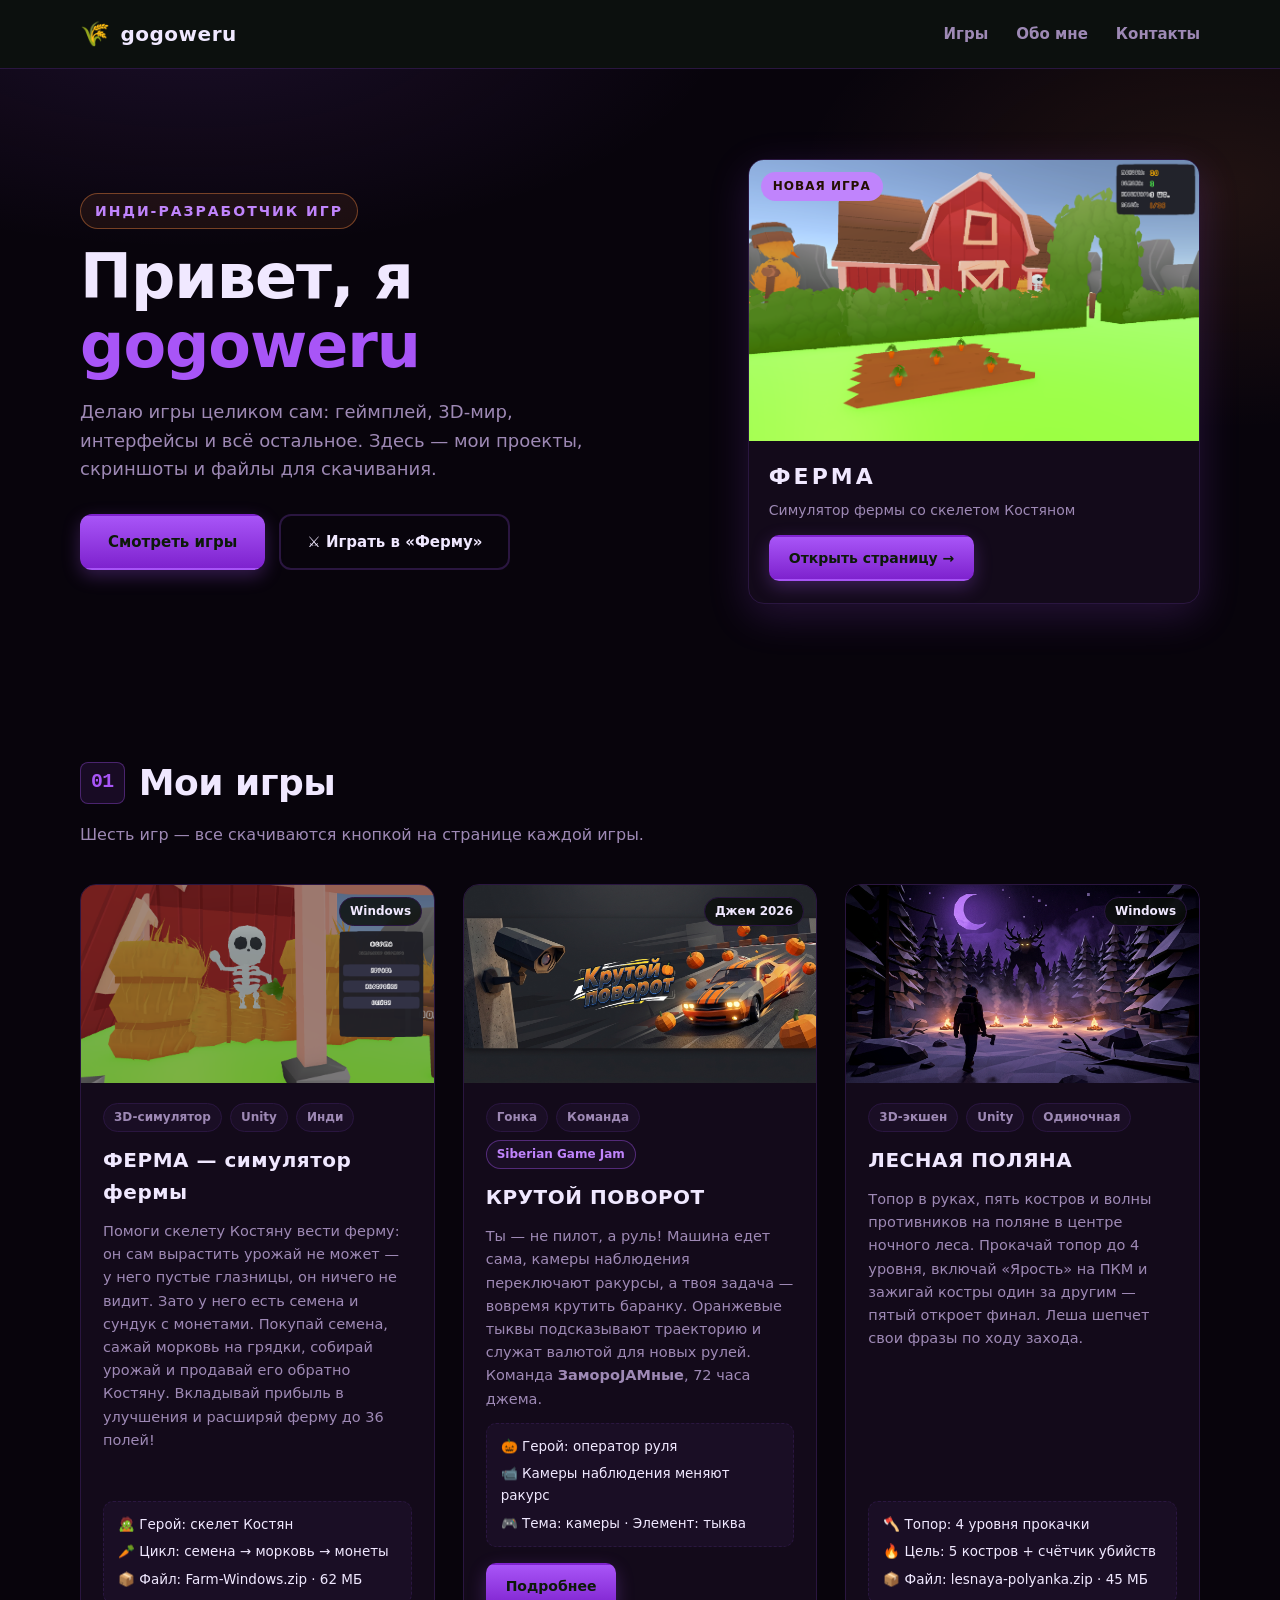
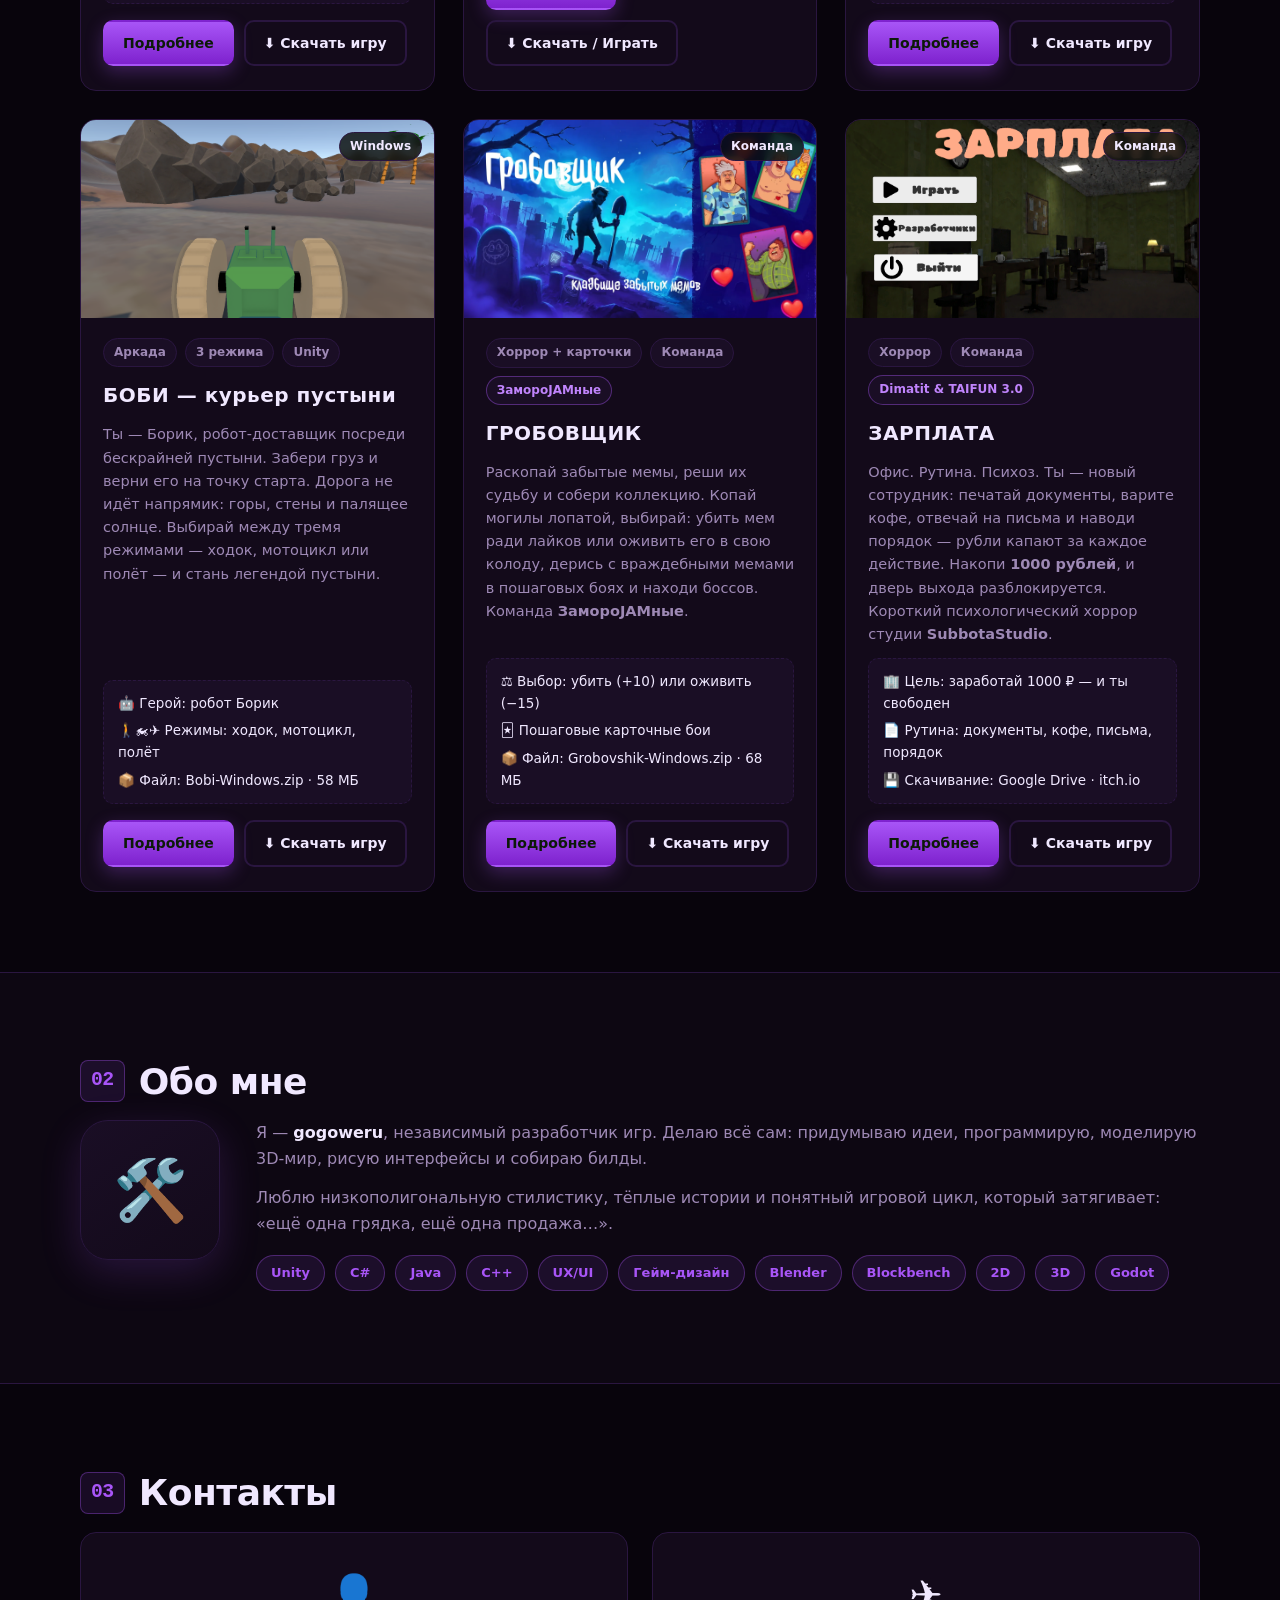
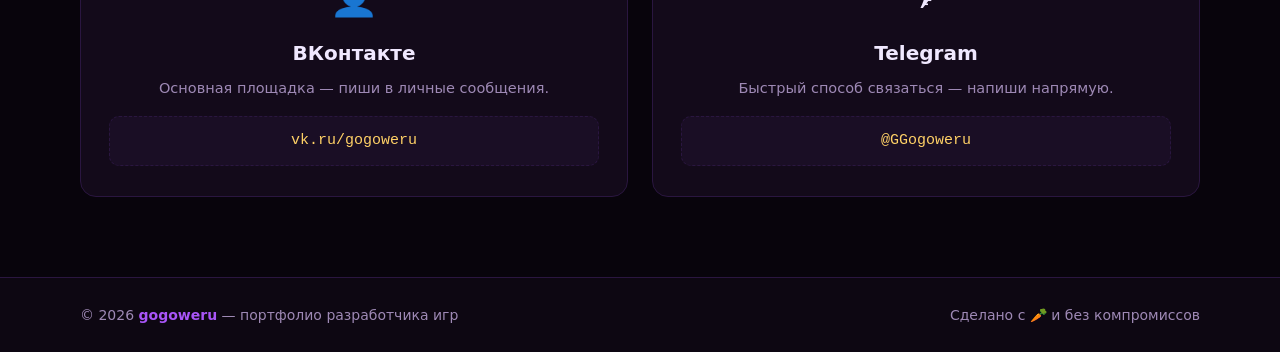
<file: index.html>
<!DOCTYPE html>
<html lang="ru">
<head>
  <meta charset="UTF-8">
  <meta name="viewport" content="width=device-width, initial-scale=1.0">
  <title>gogoweru — портфолио разработчика игр</title>
  <meta name="description" content="Портфолио инди-разработчика игр gogoweru: игры, скриншоты, описание и скачивание.">
  <link rel="icon" href="data:image/svg+xml,%3Csvg xmlns='http://www.w3.org/2000/svg' viewBox='0 0 100 100'%3E%3Ctext y='.9em' font-size='90'%3E%F0%9F%8C%BE%3C/text%3E%3C/svg%3E">
  <link rel="stylesheet" href="css/style.css">
</head>
<body>

  <!-- ============ ШАПКА ============ -->
  <header class="header">
    <div class="container header__inner">
      <a href="index.html" class="logo">
        <span class="logo__icon">🌾</span>
        <span class="logo__text">gogoweru</span>
      </a>
      <nav class="nav" id="nav">
        <a href="#games" class="nav__link">Игры</a>
        <a href="#about" class="nav__link">Обо мне</a>
        <a href="#contacts" class="nav__link">Контакты</a>
      </nav>
      <button class="burger" id="burger" aria-label="Меню">
        <span></span><span></span><span></span>
      </button>
    </div>
  </header>

  <!-- ============ ГЛАВНЫЙ ЭКРАН ============ -->
  <section class="hero">
    <div class="container hero__inner">
      <div class="hero__content">
        <p class="hero__eyebrow">Инди-разработчик игр</p>
        <h1 class="hero__title">Привет, я <span class="accent">gogoweru</span></h1>
        <p class="hero__subtitle">
          Делаю игры целиком сам: геймплей, 3D-мир, интерфейсы и всё остальное.
          Здесь — мои проекты, скриншоты и файлы для скачивания.
        </p>
        <div class="hero__actions">
          <a href="#games" class="btn btn--primary">Смотреть игры</a>
          <a href="games/farm/index.html" class="btn btn--ghost">⚔️ Играть в «Ферму»</a>
        </div>
      </div>

      <div class="hero__card">
        <div class="hero__preview">
          <img src="images/farm-03-field.png" alt="Из игры «Ферма» — грядки с морковью у амбара">
          <span class="hero__badge">Новая игра</span>
        </div>
        <div class="hero__meta">
          <h3>ФЕРМА</h3>
          <p>Симулятор фермы со скелетом Костяном</p>
          <a href="games/farm/index.html" class="btn btn--small btn--primary">Открыть страницу →</a>
        </div>
      </div>
    </div>

    <div class="hero__shine" aria-hidden="true"></div>
  </section>

  <!-- ============ ИГРЫ ============ -->
  <section class="section" id="games">
    <div class="container">
      <h2 class="section__title"><span class="section__num">01</span> Мои игры</h2>
      <p class="section__lead">Шесть игр — все скачиваются кнопкой на странице каждой игры.</p>

      <div class="games">
        <!-- ===== КАРТОЧКА ИГРЫ: ФЕРМА ===== -->
        <article class="game-card">
          <a class="game-card__media" href="games/farm/index.html">
            <img src="images/farm-01-menu.png" alt="Главное меню игры «Ферма»">
            <span class="game-card__platform">Windows</span>
          </a>

          <div class="game-card__body">
            <div class="game-card__tags">
              <span class="tag tag--green">3D-симулятор</span>
              <span class="tag">Unity</span>
              <span class="tag">Инди</span>
            </div>

            <h3 class="game-card__title">ФЕРМА — симулятор фермы</h3>

            <p class="game-card__desc">
              Помоги скелету Костяну вести ферму: он сам вырастить урожай не может —
              у него пустые глазницы, он ничего не видит. Зато у него есть семена и сундук
              с монетами. Покупай семена, сажай морковь на грядки, собирай урожай и продавай
              его обратно Костяну. Вкладывай прибыль в улучшения и расширяй ферму
              до 36 полей!
            </p>

            <ul class="game-card__facts">
              <li>🧟 Герой: скелет Костян</li>
              <li>🥕 Цикл: семена → морковь → монеты</li>
              <li>📦 Файл: Farm-Windows.zip · 62 МБ</li>
            </ul>

            <div class="game-card__actions">
              <a href="games/farm/index.html" class="btn btn--primary btn--small">Подробнее</a>
              <a href="games/farm/Farm-Windows.zip" download class="btn btn--ghost btn--small">⬇ Скачать игру</a>
            </div>
          </div>
        </article>

        <!-- ===== КРУТОЙ ПОВОРОТ ===== -->
        <article class="game-card">
          <a href="games/turn/index.html" class="game-card__media">
            <img src="images/turn-01-hero.png" alt="Крутой поворот — гоночная игра">
            <span class="game-card__platform">Джем 2026</span>
          </a>
          <div class="game-card__body">
            <div class="game-card__tags">
              <span class="tag">Гонка</span>
              <span class="tag tag--green">Команда</span>
              <span class="tag tag--dim">Siberian Game Jam</span>
            </div>
            <h3 class="game-card__title">КРУТОЙ ПОВОРОТ</h3>
            <p class="game-card__desc">
              Ты — не пилот, а руль! Машина едет сама, камеры наблюдения переключают ракурсы,
              а твоя задача — вовремя крутить баранку. Оранжевые тыквы подсказывают траекторию
              и служат валютой для новых рулей. Команда <strong>ЗамороJAMные</strong>, 72 часа джема.
            </p>
            <ul class="game-card__facts">
              <li>🎃 Герой: оператор руля</li>
              <li>📹 Камеры наблюдения меняют ракурс</li>
              <li>🎮 Тема: камеры · Элемент: тыква</li>
            </ul>
            <div class="game-card__actions">
              <a href="games/turn/index.html" class="btn btn--primary btn--small">Подробнее</a>
              <a href="https://naspeh.tech/games/xzxslava/dev" target="_blank" rel="noopener" class="btn btn--ghost btn--small">⬇ Скачать / Играть</a>
            </div>
          </div>
        </article>

        <!-- ===== ЛЕСНАЯ ПОЛЯНА ===== -->
        <article class="game-card">
          <a href="games/polyanka/index.html" class="game-card__media">
            <img src="images/polyanka-cover.png" alt="Лесная поляна — обложка">
            <span class="game-card__platform">Windows</span>
          </a>
          <div class="game-card__body">
            <div class="game-card__tags">
              <span class="tag tag--green">3D-экшен</span>
              <span class="tag">Unity</span>
              <span class="tag">Одиночная</span>
            </div>
            <h3 class="game-card__title">ЛЕСНАЯ ПОЛЯНА</h3>
            <p class="game-card__desc">
              Топор в руках, пять костров и волны противников на поляне в центре ночного леса.
              Прокачай топор до 4 уровня, включай «Ярость» на ПКМ и зажигай костры один за другим —
              пятый откроет финал. Леша шепчет свои фразы по ходу захода.
            </p>
            <ul class="game-card__facts">
              <li>🪓 Топор: 4 уровня прокачки</li>
              <li>🔥 Цель: 5 костров + счётчик убийств</li>
              <li>📦 Файл: lesnaya-polyanka.zip · 45 МБ</li>
            </ul>
            <div class="game-card__actions">
              <a href="games/polyanka/index.html" class="btn btn--primary btn--small">Подробнее</a>
              <a href="games/polyanka/lesnaya-polyanka.zip" download class="btn btn--ghost btn--small">⬇ Скачать игру</a>
            </div>
          </div>
        </article>

        <!-- ===== БОБИ ===== -->
        <article class="game-card">
          <a href="games/bobi/index.html" class="game-card__media">
            <img src="images/bobi-01-menu.png" alt="Боби — главное меню">
            <span class="game-card__platform">Windows</span>
          </a>
          <div class="game-card__body">
            <div class="game-card__tags">
              <span class="tag">Аркада</span>
              <span class="tag tag--green">3 режима</span>
              <span class="tag">Unity</span>
            </div>
            <h3 class="game-card__title">БОБИ — курьер пустыни</h3>
            <p class="game-card__desc">
              Ты — Борик, робот-доставщик посреди бескрайней пустыни. Забери груз
              и верни его на точку старта. Дорога не идёт напрямик: горы, стены и палящее солнце.
              Выбирай между тремя режимами — ходок, мотоцикл или полёт — и стань легендой пустыни.
            </p>
            <ul class="game-card__facts">
              <li>🤖 Герой: робот Борик</li>
              <li>🚶🏍✈ Режимы: ходок, мотоцикл, полёт</li>
              <li>📦 Файл: Bobi-Windows.zip · 58 МБ</li>
            </ul>
            <div class="game-card__actions">
              <a href="games/bobi/index.html" class="btn btn--primary btn--small">Подробнее</a>
              <a href="games/bobi/Bobi-Windows.zip" download class="btn btn--ghost btn--small">⬇ Скачать игру</a>
            </div>
          </div>
        </article>

        <!-- ===== ГРОБОВЩИК ===== -->
        <article class="game-card">
          <a href="games/grobovshik/index.html" class="game-card__media">
            <img src="images/grob-01-hero.png" alt="Гробовщик — кладбище забытых мемов">
            <span class="game-card__platform">Команда</span>
          </a>
          <div class="game-card__body">
            <div class="game-card__tags">
              <span class="tag">Хоррор + карточки</span>
              <span class="tag tag--green">Команда</span>
              <span class="tag tag--dim">ЗамороJAMные</span>
            </div>
            <h3 class="game-card__title">ГРОБОВЩИК</h3>
            <p class="game-card__desc">
              Раскопай забытые мемы, реши их судьбу и собери коллекцию.
              Копай могилы лопатой, выбирай: убить мем ради лайков или оживить его в свою колоду,
              дерись с враждебными мемами в пошаговых боях и находи боссов.
              Команда <strong>ЗамороJAMные</strong>.
            </p>
            <ul class="game-card__facts">
              <li>⚖️ Выбор: убить (+10) или оживить (−15)</li>
              <li>🃏 Пошаговые карточные бои</li>
              <li>📦 Файл: Grobovshik-Windows.zip · 68 МБ</li>
            </ul>
            <div class="game-card__actions">
              <a href="games/grobovshik/index.html" class="btn btn--primary btn--small">Подробнее</a>
              <a href="games/grobovshik/Grobovshik-Windows.zip" download class="btn btn--ghost btn--small">⬇ Скачать игру</a>
            </div>
          </div>
        </article>

        <!-- ===== КАРТОЧКА ИГРЫ: ЗАРПЛАТА ===== -->
        <article class="game-card">
          <a href="games/zarplata/index.html" class="game-card__media">
            <img src="images/zarplata-01-menu.png" alt="Зарплата — главное меню">
            <span class="game-card__platform">Команда</span>
          </a>
          <div class="game-card__body">
            <div class="game-card__tags">
              <span class="tag">Хоррор</span>
              <span class="tag tag--green">Команда</span>
              <span class="tag tag--dim">Dimatit &amp; TAIFUN 3.0</span>
            </div>
            <h3 class="game-card__title">ЗАРПЛАТА</h3>
            <p class="game-card__desc">
              Офис. Рутина. Психоз. Ты — новый сотрудник: печатай документы, варите кофе,
              отвечай на письма и наводи порядок — рубли капают за каждое действие.
              Накопи <strong>1000 рублей</strong>, и дверь выхода разблокируется.
              Короткий психологический хоррор студии <strong>SubbotaStudio</strong>.
            </p>
            <ul class="game-card__facts">
              <li>🏢 Цель: заработай 1000 ₽ — и ты свободен</li>
              <li>📄 Рутина: документы, кофе, письма, порядок</li>
              <li>💾 Скачивание: Google Drive · itch.io</li>
            </ul>
            <div class="game-card__actions">
              <a href="games/zarplata/index.html" class="btn btn--primary btn--small">Подробнее</a>
              <a href="https://drive.google.com/file/d/1pk5ChdaHHJ_iZWWM6y1OmzYIxJSrdvPX/view" target="_blank" rel="noopener" class="btn btn--ghost btn--small">⬇ Скачать игру</a>
            </div>
          </div>
        </article>
      </div>
    </div>
  </section>

  <!-- ============ ОБО МНЕ ============ -->
  <section class="section section--alt" id="about">
    <div class="container">
      <h2 class="section__title"><span class="section__num">02</span> Обо мне</h2>

      <div class="about">
        <div class="about__avatar" aria-hidden="true">🛠️</div>
        <div class="about__text">
          <p>
            Я — <strong>gogoweru</strong>, независимый разработчик игр. Делаю всё сам:
            придумываю идеи, программирую, моделирую 3D-мир, рисую интерфейсы и собираю билды.
          </p>
          <p>
            Люблю низкополигональную стилистику, тёплые истории и понятный игровой цикл,
            который затягивает: «ещё одна грядка, ещё одна продажа…».
          </p>

          <div class="about__skills">
            <span class="skill">Unity</span>
            <span class="skill">C#</span>
            <span class="skill">Java</span>
            <span class="skill">C++</span>
            <span class="skill">UX/UI</span>
            <span class="skill">Гейм-дизайн</span>
            <span class="skill">Blender</span>
            <span class="skill">Blockbench</span>
            <span class="skill">2D</span>
            <span class="skill">3D</span>
            <span class="skill">Godot</span>
          </div>
        </div>
      </div>
    </div>
  </section>

  <!-- ============ КОНТАКТЫ ============ -->
  <section class="section" id="contacts">
    <div class="container">
      <h2 class="section__title"><span class="section__num">03</span> Контакты</h2>
      <div class="contacts">
        <a class="contacts__card" href="https://vk.ru/gogoweru" target="_blank" rel="noopener">
          <span class="contacts__icon">👤</span>
          <h3>ВКонтакте</h3>
          <p>Основная площадка — пиши в личные сообщения.</p>
          <div class="contacts__placeholder">vk.ru/gogoweru</div>
        </a>
        <a class="contacts__card" href="https://t.me/GGogoweru" target="_blank" rel="noopener">
          <span class="contacts__icon">✈️</span>
          <h3>Telegram</h3>
          <p>Быстрый способ связаться — напиши напрямую.</p>
          <div class="contacts__placeholder">@GGogoweru</div>
        </a>
      </div>
    </div>
  </section>

  <!-- ============ ПОДВАЛ ============ -->
  <footer class="footer">
    <div class="container footer__inner">
      <span>© 2026 <strong>gogoweru</strong> — портфолио разработчика игр</span>
      <span class="footer__hint">Сделано с 🥕 и без компромиссов</span>
    </div>
  </footer>

  <script src="js/main.js"></script>
</body>
</html>
</file>
<file: css/style.css>
/* ==========================================================
   gogoweru — портфолио. Тёмная тема, фермерские акценты.
   ========================================================== */

:root {
  --bg:        #08040c;
  --bg-alt:    #0d0712;
  --surface:   #130a1a;
  --surface-2: #1a0e25;
  --border:    #2a1640;
  --text:      #f0e8ff;
  --muted:     #9e89b5;
  --purple:    #a855f7;
  --purple-dark:#7e22ce;
  --purple-bright: #c084fc;
  --red:       #e2574c;
  --gold:      #ffd166;
  /* акценты страниц игр (ферма/поворот) */
  --green:     #7ed957;
  --carrot:    #ff8c42;
  --radius:    16px;
  --shadow:    0 12px 40px rgba(168, 85, 247, .18);
  --font:      "Segoe UI", system-ui, -apple-system, "Helvetica Neue", Arial, sans-serif;
  --mono:      "Cascadia Code", "Consolas", "Courier New", monospace;
}

* { margin: 0; padding: 0; box-sizing: border-box; }

html { scroll-behavior: smooth; }

body {
  font-family: var(--font);
  background: var(--bg);
  color: var(--text);
  line-height: 1.6;
  overflow-x: hidden;
}

img { max-width: 100%; display: block; }
a { color: inherit; text-decoration: none; }
code {
  font-family: var(--mono);
  background: var(--surface-2);
  padding: 1px 6px;
  border-radius: 6px;
  font-size: .9em;
  color: var(--purple);
}

.container {
  width: min(1120px, 92%);
  margin-inline: auto;
}

.accent { color: var(--purple); }

/* ---------------- Кнопки ---------------- */
.btn {
  display: inline-flex;
  align-items: center;
  justify-content: center;
  gap: 8px;
  padding: 14px 26px;
  border-radius: 12px;
  font-weight: 700;
  font-size: 15px;
  border: 2px solid transparent;
  cursor: pointer;
  transition: transform .15s ease, box-shadow .15s ease, background .15s ease, border-color .15s ease;
  user-select: none;
}
.btn:active { transform: translateY(2px); }

.btn--primary {
  background: linear-gradient(180deg, var(--purple), var(--purple-dark));
  color: #0c1a08;
  box-shadow: 0 6px 18px rgba(168, 85, 247, .28);
}
.btn--primary:hover {
  transform: translateY(-2px);
  box-shadow: 0 10px 26px rgba(168, 85, 247, .4);
}

.btn--ghost {
  background: transparent;
  border-color: var(--border);
  color: var(--text);
}
.btn--ghost:hover { border-color: var(--purple); color: var(--purple); }

.btn--small { padding: 10px 18px; font-size: 14px; border-radius: 10px; }

/* ---------------- Шапка ---------------- */
.header {
  position: sticky;
  top: 0;
  z-index: 50;
  background: rgba(14, 19, 16, .85);
  backdrop-filter: blur(12px);
  border-bottom: 1px solid var(--border);
}
.header__inner {
  display: flex;
  align-items: center;
  justify-content: space-between;
  height: 68px;
}
.logo {
  display: flex;
  align-items: center;
  gap: 10px;
  font-weight: 800;
  font-size: 20px;
  letter-spacing: .5px;
}
.logo__icon { font-size: 24px; }
.logo__text span { color: var(--purple); }

.nav { display: flex; gap: 28px; }
.nav__link {
  color: var(--muted);
  font-weight: 600;
  font-size: 15px;
  transition: color .15s;
}
.nav__link:hover { color: var(--purple); }

.burger {
  display: none;
  flex-direction: column;
  gap: 5px;
  background: none;
  border: 0;
  cursor: pointer;
  padding: 8px;
}
.burger span {
  width: 24px;
  height: 2px;
  background: var(--text);
  border-radius: 2px;
  transition: .2s;
}

/* ---------------- Главный экран ---------------- */
.hero {
  position: relative;
  padding: 90px 0 70px;
  background:
    radial-gradient(900px 400px at 15% -10%, rgba(168, 85, 247, .12), transparent 60%),
    radial-gradient(700px 400px at 95% 20%, rgba(255, 140, 66, .10), transparent 60%),
    var(--bg);
  overflow: hidden;
}
.hero__inner {
  display: grid;
  grid-template-columns: 1.15fr .85fr;
  gap: 56px;
  align-items: center;
  position: relative;
  z-index: 1;
}
.hero__eyebrow {
  display: inline-block;
  color: var(--purple-bright);
  font-weight: 700;
  font-size: 14px;
  text-transform: uppercase;
  letter-spacing: 2px;
  margin-bottom: 14px;
  padding: 6px 14px;
  border: 1px solid rgba(255, 140, 66, .4);
  border-radius: 999px;
  background: rgba(255, 140, 66, .08);
}
.hero__title {
  font-size: clamp(38px, 5.5vw, 62px);
  line-height: 1.1;
  font-weight: 900;
  letter-spacing: -1px;
  margin-bottom: 18px;
}
.hero__subtitle {
  color: var(--muted);
  font-size: 18px;
  max-width: 540px;
  margin-bottom: 30px;
}
.hero__actions { display: flex; gap: 14px; flex-wrap: wrap; }

/* карточка превью игры */
.hero__card {
  background: var(--surface);
  border: 1px solid var(--border);
  border-radius: var(--radius);
  overflow: hidden;
  box-shadow: var(--shadow);
  transition: transform .2s ease;
}
.hero__card:hover { transform: translateY(-6px); }
.hero__preview { position: relative; }
.hero__preview img { width: 100%; aspect-ratio: 16 / 10; object-fit: cover; }
.hero__badge {
  position: absolute;
  top: 12px;
  left: 12px;
  background: var(--purple-bright);
  color: #241002;
  font-weight: 800;
  font-size: 12px;
  text-transform: uppercase;
  letter-spacing: 1px;
  padding: 5px 12px;
  border-radius: 999px;
}
.hero__meta { padding: 18px 20px 22px; }
.hero__meta h3 {
  font-size: 22px;
  letter-spacing: 3px;
  margin-bottom: 4px;
}
.hero__meta p { color: var(--muted); font-size: 14px; margin-bottom: 14px; }

.hero__shine {
  position: absolute;
  inset: auto 0 -2px 0;
  height: 2px;
  background: linear-gradient(90deg, transparent, var(--purple), transparent);
  opacity: .5;
}

/* ---------------- Секции ---------------- */
.section { padding: 80px 0; }
.section--alt { background: var(--bg-alt); border-block: 1px solid var(--border); }

.section__title {
  font-size: clamp(26px, 3.5vw, 36px);
  font-weight: 900;
  letter-spacing: -.5px;
  margin-bottom: 10px;
  display: flex;
  align-items: center;
  gap: 14px;
}
.section__num {
  font-family: var(--mono);
  color: var(--purple);
  font-size: .55em;
  background: rgba(168, 85, 247, .1);
  border: 1px solid rgba(168, 85, 247, .35);
  padding: 4px 10px;
  border-radius: 8px;
}
.section__lead { color: var(--muted); margin-bottom: 36px; font-size: 16px; }

/* ---------------- Карточки игр ---------------- */
.games {
  display: grid;
  grid-template-columns: repeat(auto-fill, minmax(330px, 1fr));
  gap: 28px;
}

.game-card {
  background: var(--surface);
  border: 1px solid var(--border);
  border-radius: var(--radius);
  overflow: hidden;
  display: flex;
  flex-direction: column;
  transition: transform .2s ease, border-color .2s ease, box-shadow .2s ease;
}
.game-card:hover {
  transform: translateY(-6px);
  border-color: rgba(168, 85, 247, .5);
  box-shadow: var(--shadow);
}
.game-card__media {
  position: relative;
  display: block;
  overflow: hidden;
}
.game-card__media img {
  width: 100%;
  aspect-ratio: 16 / 9;
  object-fit: cover;
  transition: transform .3s ease;
}
.game-card:hover .game-card__media img { transform: scale(1.04); }

.game-card__platform {
  position: absolute;
  top: 12px;
  right: 12px;
  background: rgba(10, 14, 11, .82);
  border: 1px solid var(--border);
  color: var(--text);
  font-size: 12px;
  font-weight: 700;
  padding: 4px 10px;
  border-radius: 999px;
  backdrop-filter: blur(4px);
}

.game-card__body {
  padding: 20px 22px 24px;
  display: flex;
  flex-direction: column;
  gap: 12px;
  flex: 1;
}
.game-card__tags { display: flex; gap: 8px; flex-wrap: wrap; }
.tag {
  font-size: 12px;
  font-weight: 700;
  padding: 4px 10px;
  border-radius: 999px;
  background: var(--surface-2);
  border: 1px solid var(--border);
  color: var(--muted);
}
.tag--purple {
  color: #f3e8ff;
  background: var(--purple);
  border-color: var(--purple);
}
.tag--dim { color: var(--purple-bright); border-color: rgba(168, 85, 247, .4); }

.game-card__title {
  font-size: 20px;
  font-weight: 800;
  letter-spacing: .5px;
}
.game-card__desc { color: var(--muted); font-size: 14.5px; flex: 1; }

.game-card__facts {
  list-style: none;
  display: grid;
  gap: 6px;
  font-size: 13.5px;
  color: var(--text);
  background: var(--surface-2);
  border: 1px dashed var(--border);
  border-radius: 10px;
  padding: 12px 14px;
}
.game-card__actions { display: flex; gap: 10px; flex-wrap: wrap; margin-top: 4px; }

/* заглушка следующей игры */
.game-card--soon { opacity: .75; }
.game-card--soon:hover { transform: none; border-color: var(--border); box-shadow: none; }
.game-card__soon {
  display: flex;
  flex-direction: column;
  align-items: center;
  justify-content: center;
  gap: 10px;
  aspect-ratio: 16 / 9;
  background:
    repeating-linear-gradient(45deg, var(--surface-2), var(--surface-2) 14px, var(--surface) 14px, var(--surface) 28px);
}
.game-card__soon-icon { font-size: 44px; filter: grayscale(.4); }

/* ---------------- Обо мне ---------------- */
.about {
  display: grid;
  grid-template-columns: 140px 1fr;
  gap: 36px;
  align-items: start;
}
.about__avatar {
  width: 140px;
  height: 140px;
  border-radius: 28px;
  background: linear-gradient(145deg, var(--surface-2), var(--surface));
  border: 1px solid var(--border);
  display: grid;
  place-items: center;
  font-size: 60px;
  box-shadow: var(--shadow);
}
.about__text p { color: var(--muted); margin-bottom: 14px; font-size: 16px; }
.about__text strong { color: var(--text); }

.about__skills { display: flex; flex-wrap: wrap; gap: 10px; margin: 18px 0 12px; }
.skill {
  font-size: 13px;
  font-weight: 700;
  padding: 7px 14px;
  border-radius: 999px;
  background: rgba(168, 85, 247, .1);
  border: 1px solid rgba(168, 85, 247, .35);
  color: var(--purple);
}
.about__note {
  font-size: 13.5px !important;
  color: var(--purple-bright) !important;
  background: rgba(255, 140, 66, .07);
  border: 1px dashed rgba(255, 140, 66, .4);
  padding: 10px 14px;
  border-radius: 10px;
  display: inline-block;
}

/* ---------------- Контакты ---------------- */
.contacts { display: grid; grid-template-columns: repeat(auto-fit, minmax(280px, 1fr)); gap: 24px; }
.contacts__card {
  background: var(--surface);
  border: 1px solid var(--border);
  border-radius: var(--radius);
  padding: 30px 28px;
  text-align: center;
}
.contacts__icon { font-size: 40px; display: block; margin-bottom: 10px; }
.contacts__card h3 { font-size: 20px; margin-bottom: 8px; }
.contacts__card p { color: var(--muted); font-size: 14.5px; margin-bottom: 16px; }
.contacts__placeholder {
  font-family: var(--mono);
  color: var(--gold);
  background: var(--surface-2);
  border: 1px dashed var(--border);
  border-radius: 10px;
  padding: 12px;
  font-size: 15px;
}
a.contacts__card {
  text-decoration: none;
  color: inherit;
  display: block;
  transition: transform .2s ease, border-color .2s ease;
}
a.contacts__card:hover {
  transform: translateY(-4px);
  border-color: var(--purple);
}

/* ---------------- Подвал ---------------- */
.footer {
  border-top: 1px solid var(--border);
  padding: 26px 0;
  background: var(--bg-alt);
}
.footer__inner {
  display: flex;
  justify-content: space-between;
  gap: 14px;
  flex-wrap: wrap;
  color: var(--muted);
  font-size: 14px;
}
.footer strong { color: var(--purple); }

/* ---------------- Адаптив ---------------- */
@media (max-width: 900px) {
  .hero__inner { grid-template-columns: 1fr; gap: 40px; }
  .about { grid-template-columns: 1fr; }
  .about__avatar { width: 110px; height: 110px; font-size: 46px; }
}

@media (max-width: 720px) {
  .nav {
    position: absolute;
    top: 68px;
    left: 0;
    right: 0;
    flex-direction: column;
    gap: 0;
    background: var(--bg-alt);
    border-bottom: 1px solid var(--border);
    display: none;
  }
  .nav.open { display: flex; }
  .nav__link { padding: 16px 6%; border-top: 1px solid var(--border); }
  .burger { display: flex; }
  .hero { padding-top: 56px; }
  .section { padding: 56px 0; }
}
</file>
